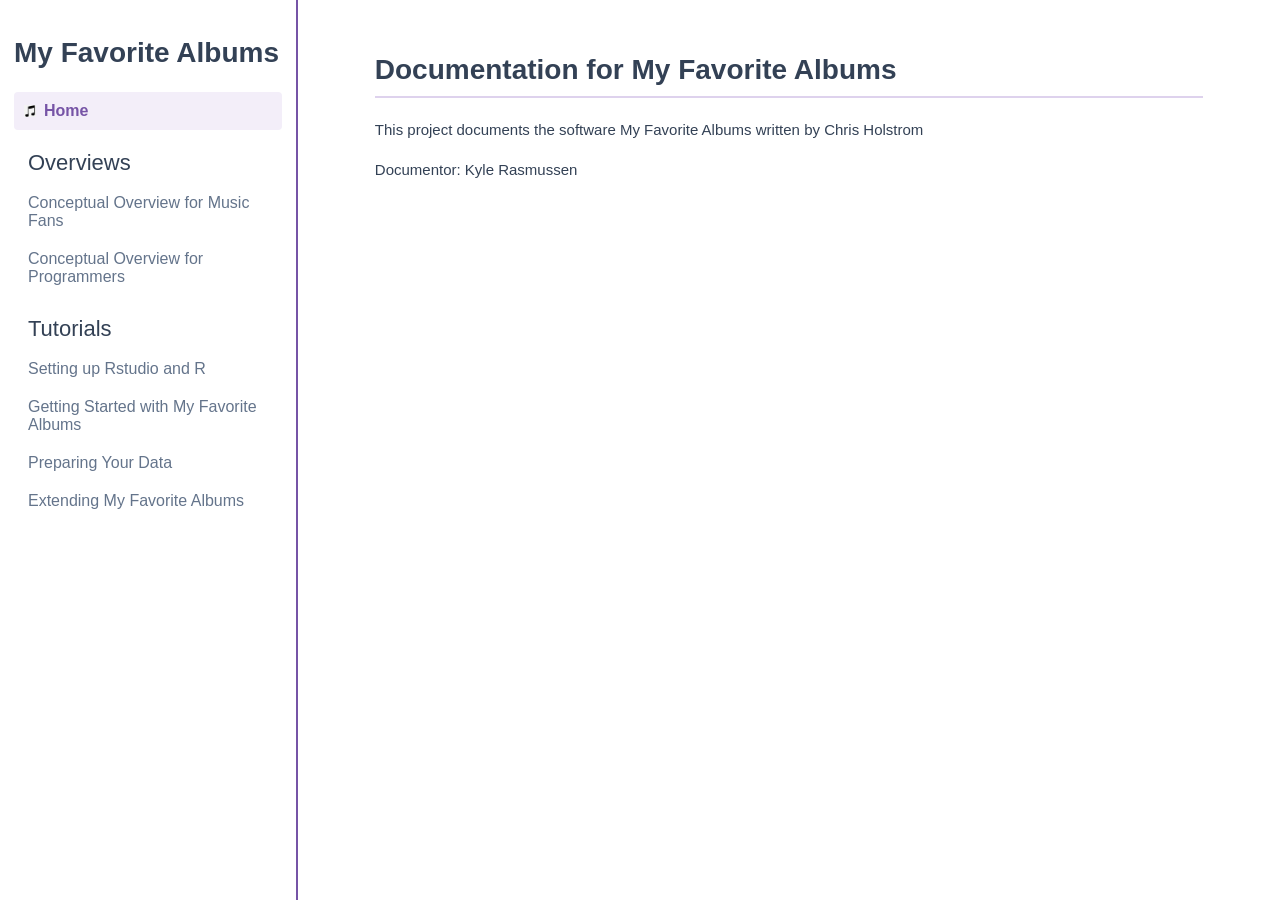
<file: My_Favorite_Albums/index.html>
<!doctype html>
<html lang="en">
  <head>
    <meta charset="UTF-8" />
    <meta name="viewport" content="width=device-width, initial-scale=1.0" />
    <title>My_Favorite_Albums</title>

    <link rel="stylesheet" href="style.css" />
    <script src="sidebar.js" defer></script>
  </head>
  <body>
    <div id="sidebar-container"></div>

    <main class="content">
      <h1>Documentation for My Favorite Albums</h1>

      <p>
        This project documents the software My Favorite Albums written by Chris
        Holstrom
      </p>

      <p>Documentor: Kyle Rasmussen</p>
    </main>
  </body>
</html>
</file>
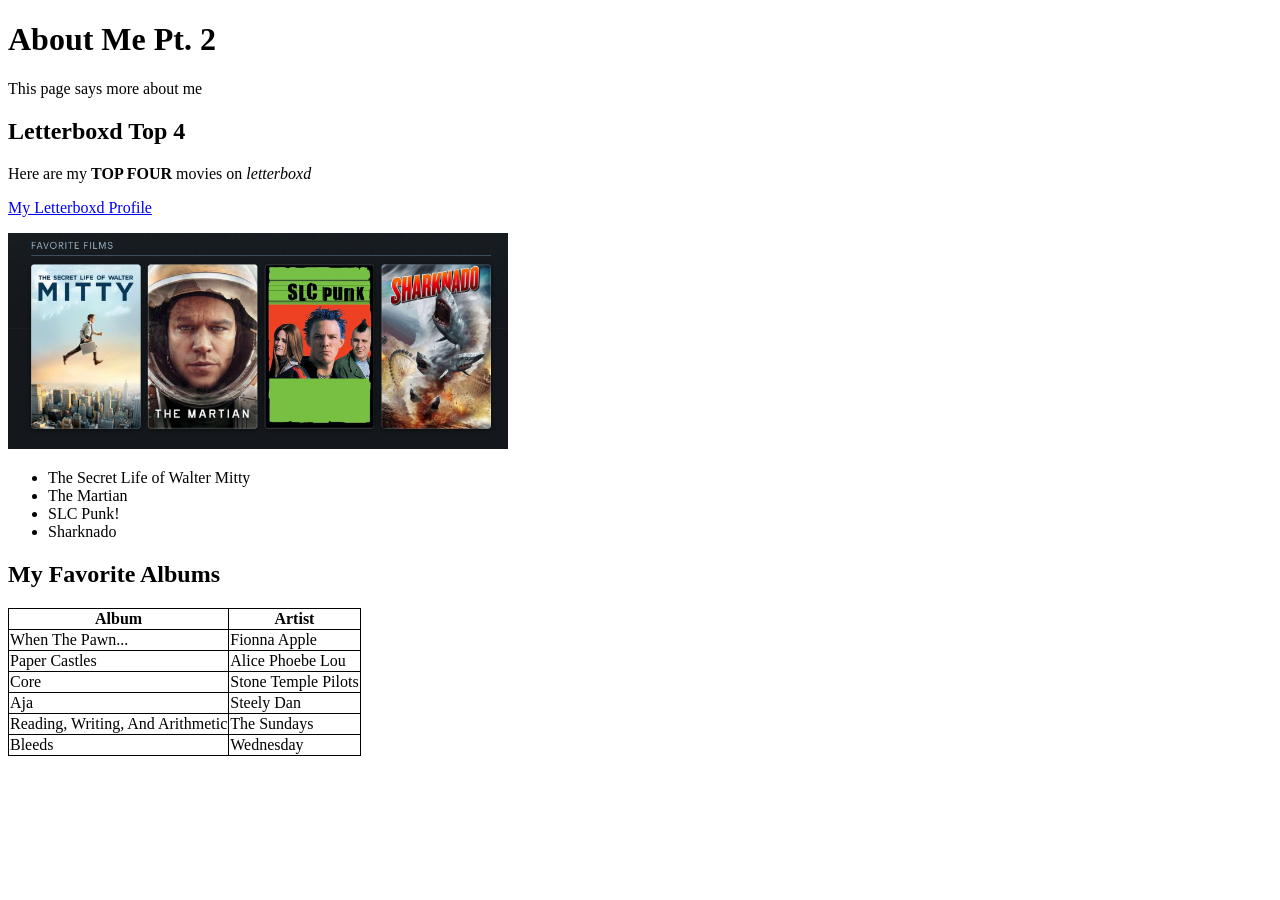
<file: About_Me.html>
<!doctype html>
<html lang="en">
  <head>
    <meta charset="UTF-8" />
    <meta name="viewport" content="width=device-width, initial-scale=1.0" />
    <title>About Me Pt. 2</title>

    <style>
      table,
      th,
      td {
        border: 1px solid black;
        border-collapse: collapse;
      }
    </style>
  </head>
  <body>
    <h1>About Me Pt. 2</h1>
    <p>This page says more about me</p>

    <h2>Letterboxd Top 4</h2>
    <p>Here are my <b>TOP FOUR</b> movies on <i>letterboxd</i></p>

    <p>
      <a href="https://letterboxd.com/kyle_rasm/">My Letterboxd Profile</a>
    </p>

    <img src="letterboxd.png" alt="letterboxd top 4" width="500" />
    <ul>
      <li>The Secret Life of Walter Mitty</li>
      <li>The Martian</li>
      <li>SLC Punk!</li>
      <li>Sharknado</li>
    </ul>
    <h2>My Favorite Albums</h2>
    <table>
      <tr>
        <th>Album</th>
        <th>Artist</th>
      </tr>
      <tr>
        <td>When The Pawn...</td>
        <td>Fionna Apple</td>
      </tr>
      <tr>
        <td>Paper Castles</td>
        <td>Alice Phoebe Lou</td>
      </tr>
      <tr>
        <td>Core</td>
        <td>Stone Temple Pilots</td>
      </tr>
      <tr>
        <td>Aja</td>
        <td>Steely Dan</td>
      </tr>
      <tr>
        <td>Reading, Writing, And Arithmetic</td>
        <td>The Sundays</td>
      </tr>
      <tr>
        <td>Bleeds</td>
        <td>Wednesday</td>
      </tr>
    </table>
  </body>
</html>
</file>
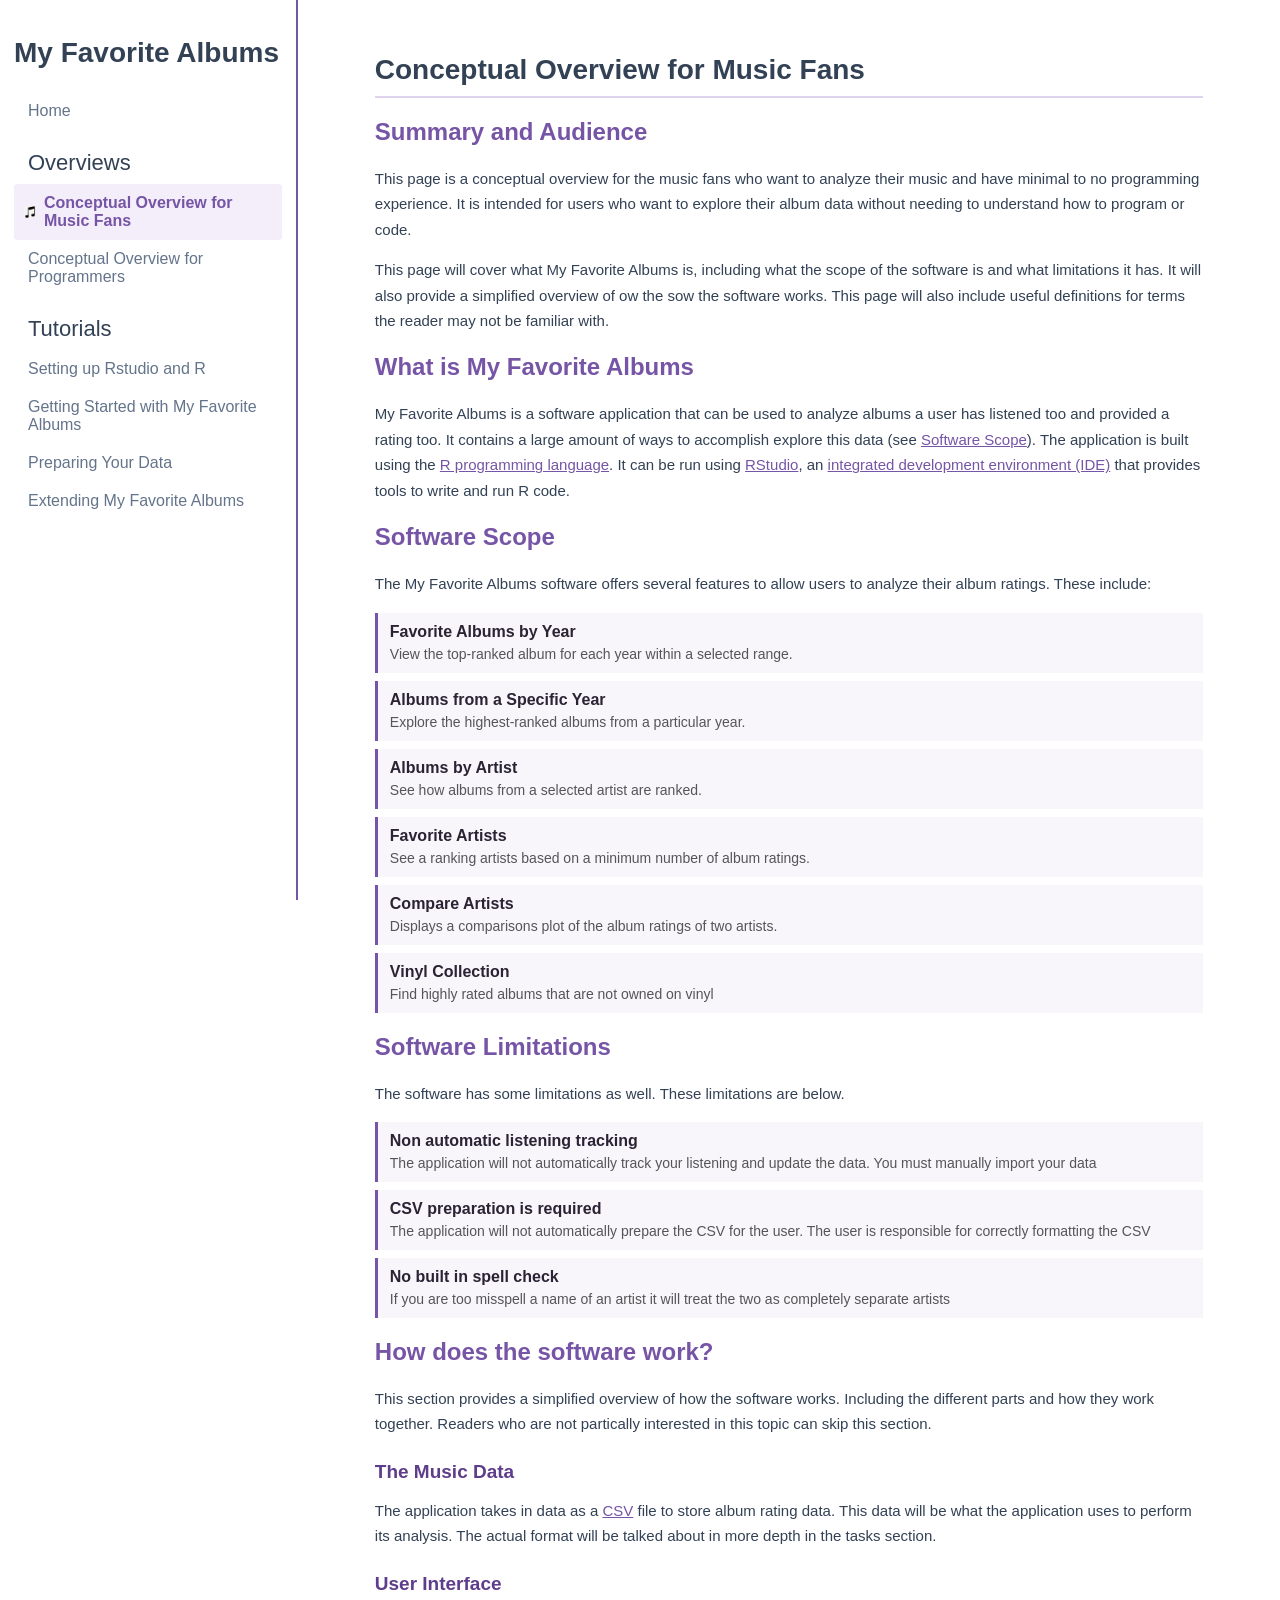
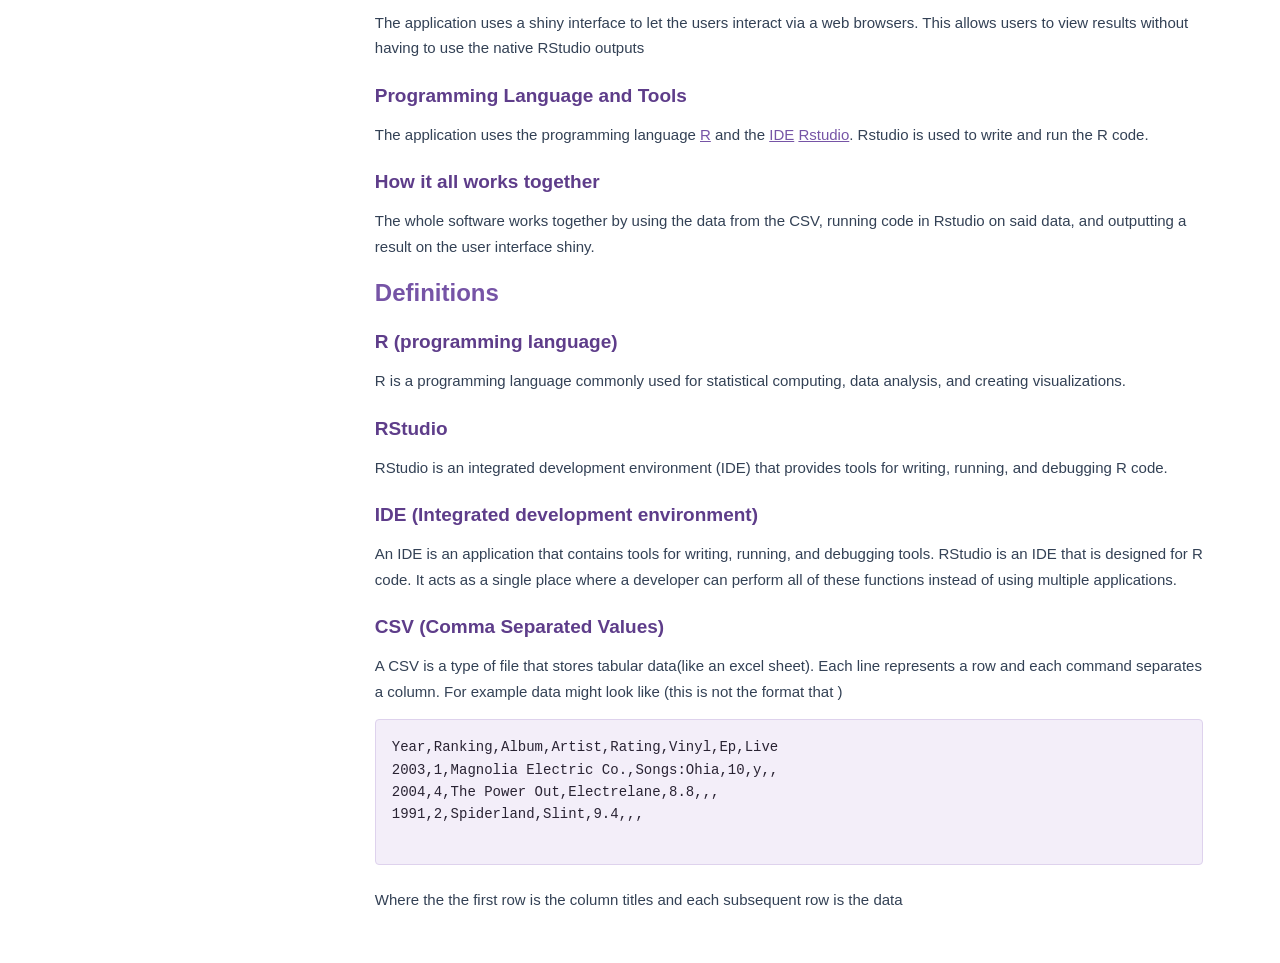
<file: My_Favorite_Albums/CO_music_fans.html>
<!doctype html>
<html lang="en">
  <head>
    <meta charset="UTF-8" />
    <meta name="viewport" content="width=device-width, initial-scale=1.0" />
    <title>Conceptual Overview for Music Fan</title>
    <link rel="stylesheet" href="style.css" />
    <script src="sidebar.js" defer></script>
  </head>
  <body>
    <div id="sidebar-container"></div>

    <main class="content">
      <h1>Conceptual Overview for Music Fans</h1>

      <h2>Summary and Audience</h2>
      <p>
        This page is a conceptual overview for the music fans who want to
        analyze their music and have minimal to no programming experience. It is
        intended for users who want to explore their album data without needing
        to understand how to program or code.
      </p>
      <p>
        This page will cover what My Favorite Albums is, including what the
        scope of the software is and what limitations it has. It will also
        provide a simplified overview of ow the sow the software works. This
        page will also include useful definitions for terms the reader may not
        be familiar with.
      </p>
      <h2>What is My Favorite Albums</h2>
      <p>
        My Favorite Albums is a software application that can be used to analyze
        albums a user has listened too and provided a rating too. It contains a
        large amount of ways to accomplish explore this data (see
        <a href="#scope">Software Scope</a>). The application is built using the
        <a href="#r">R programming language</a>. It can be run using
        <a href="#rstudio">RStudio</a>, an
        <a href="#IDE">integrated development environment (IDE)</a> that
        provides tools to write and run R code.
      </p>

      <h2 id="scope">Software Scope</h2>
      <p>
        The My Favorite Albums software offers several features to allow users
        to analyze their album ratings. These include:
      </p>
      <ul class="feature-list">
        <li>
          <strong>Favorite Albums by Year</strong>
          <span
            >View the top-ranked album for each year within a selected
            range.</span
          >
        </li>
        <li>
          <strong>Albums from a Specific Year</strong>
          <span>Explore the highest-ranked albums from a particular year.</span>
        </li>
        <li>
          <strong>Albums by Artist</strong>
          <span>See how albums from a selected artist are ranked.</span>
        </li>
        <li>
          <strong>Favorite Artists</strong>
          <span
            >See a ranking artists based on a minimum number of album
            ratings.</span
          >
        </li>
        <li>
          <strong>Compare Artists</strong>
          <span
            >Displays a comparisons plot of the album ratings of two
            artists.</span
          >
        </li>
        <li>
          <strong>Vinyl Collection</strong>
          <span>Find highly rated albums that are not owned on vinyl</span>
        </li>
      </ul>
      <h2 id="scope">Software Limitations</h2>
      <p>
        The software has some limitations as well. These limitations are below.
      </p>
      <ul class="feature-list">
        <li>
          <strong>Non automatic listening tracking</strong>
          <span
            >The application will not automatically track your listening and
            update the data. You must manually import your data</span
          >
        </li>
        <li>
          <strong>CSV preparation is required</strong>
          <span
            >The application will not automatically prepare the CSV for the
            user. The user is responsible for correctly formatting the CSV</span
          >
        </li>
        <li>
          <strong>No built in spell check</strong>
          <span
            >If you are too misspell a name of an artist it will treat the two
            as completely separate artists</span
          >
        </li>
      </ul>
      <h2>How does the software work?</h2>
      <p>
        This section provides a simplified overview of how the software works.
        Including the different parts and how they work together. Readers who
        are not partically interested in this topic can skip this section.
      </p>
      <h3>The Music Data</h3>
      <p>
        The application takes in data as a <a href="#CSV">CSV</a> file to store
        album rating data. This data will be what the application uses to
        perform its analysis. The actual format will be talked about in more
        depth in the tasks section.
      </p>
      <h3>User Interface</h3>
      <p>
        The application uses a shiny interface to let the users interact via a
        web browsers. This allows users to view results without having to use
        the native RStudio outputs
      </p>
      <h3>Programming Language and Tools</h3>
      <p>
        The application uses the programming language <a href="#R">R</a> and the
        <a href="#IDE">IDE</a> <a href="#RStudio">Rstudio</a>. Rstudio is used
        to write and run the R code.
      </p>
      <h3>How it all works together</h3>
      <p>
        The whole software works together by using the data from the CSV,
        running code in Rstudio on said data, and outputting a result on the
        user interface shiny.
      </p>

      <h2>Definitions</h2>

      <h3 id="r">R (programming language)</h3>
      <p>
        R is a programming language commonly used for statistical computing,
        data analysis, and creating visualizations.
      </p>

      <h3 id="rstudio">RStudio</h3>
      <p>
        RStudio is an integrated development environment (IDE) that provides
        tools for writing, running, and debugging R code.
      </p>

      <h3 id="IDE">IDE (Integrated development environment)</h3>
      <p>
        An IDE is an application that contains tools for writing, running, and
        debugging tools. RStudio is an IDE that is designed for R code. It acts
        as a single place where a developer can perform all of these functions
        instead of using multiple applications.
      </p>

      <h3 id="CSV">CSV (Comma Separated Values)</h3>
      <p>
        A CSV is a type of file that stores tabular data(like an excel sheet).
        Each line represents a row and each command separates a column. For
        example data might look like (this is not the format that )
      </p>
      <pre
        class="csv-example"
      ><code>Year,Ranking,Album,Artist,Rating,Vinyl,Ep,Live
2003,1,Magnolia Electric Co.,Songs:Ohia,10,y,,
2004,4,The Power Out,Electrelane,8.8,,,
1991,2,Spiderland,Slint,9.4,,,
      </code></pre>
      <p>
        Where the the first row is the column titles and each subsequent row is
        the data
      </p>
    </main>
  </body>
</html>
</file>
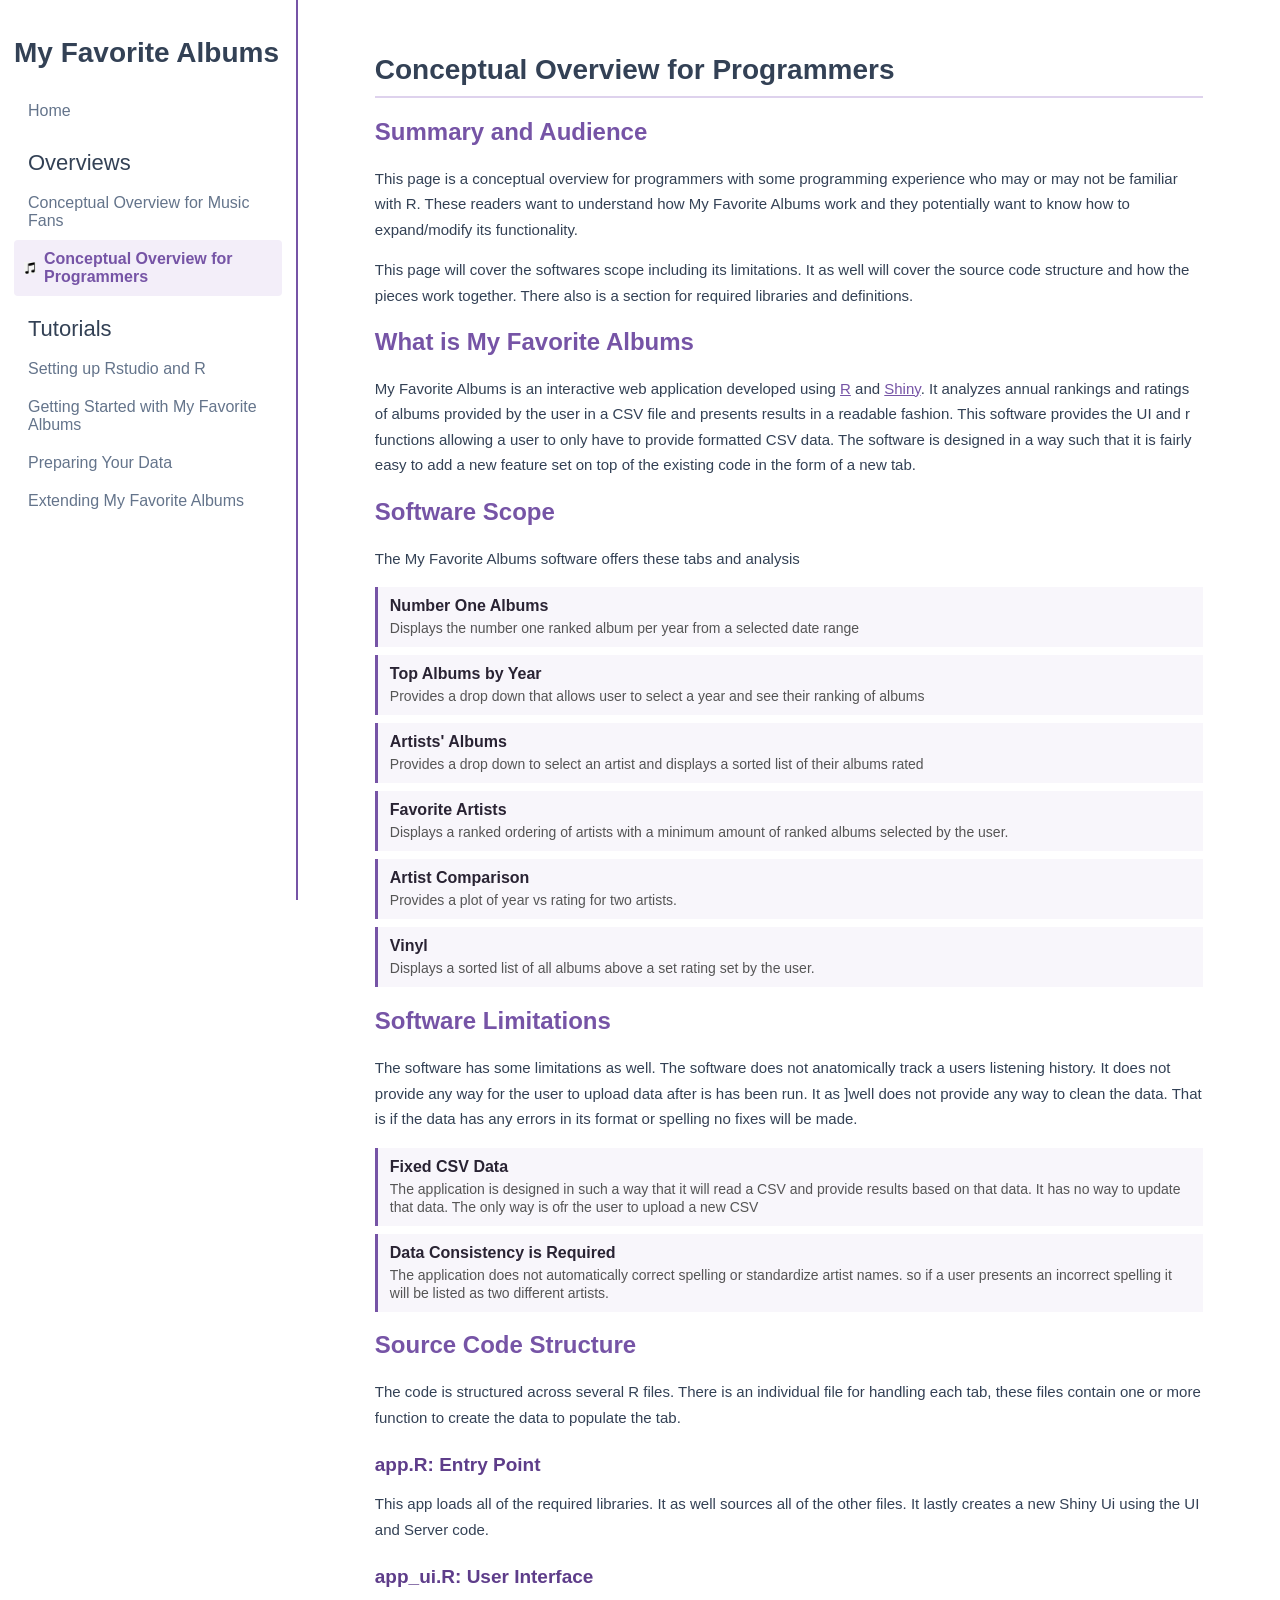
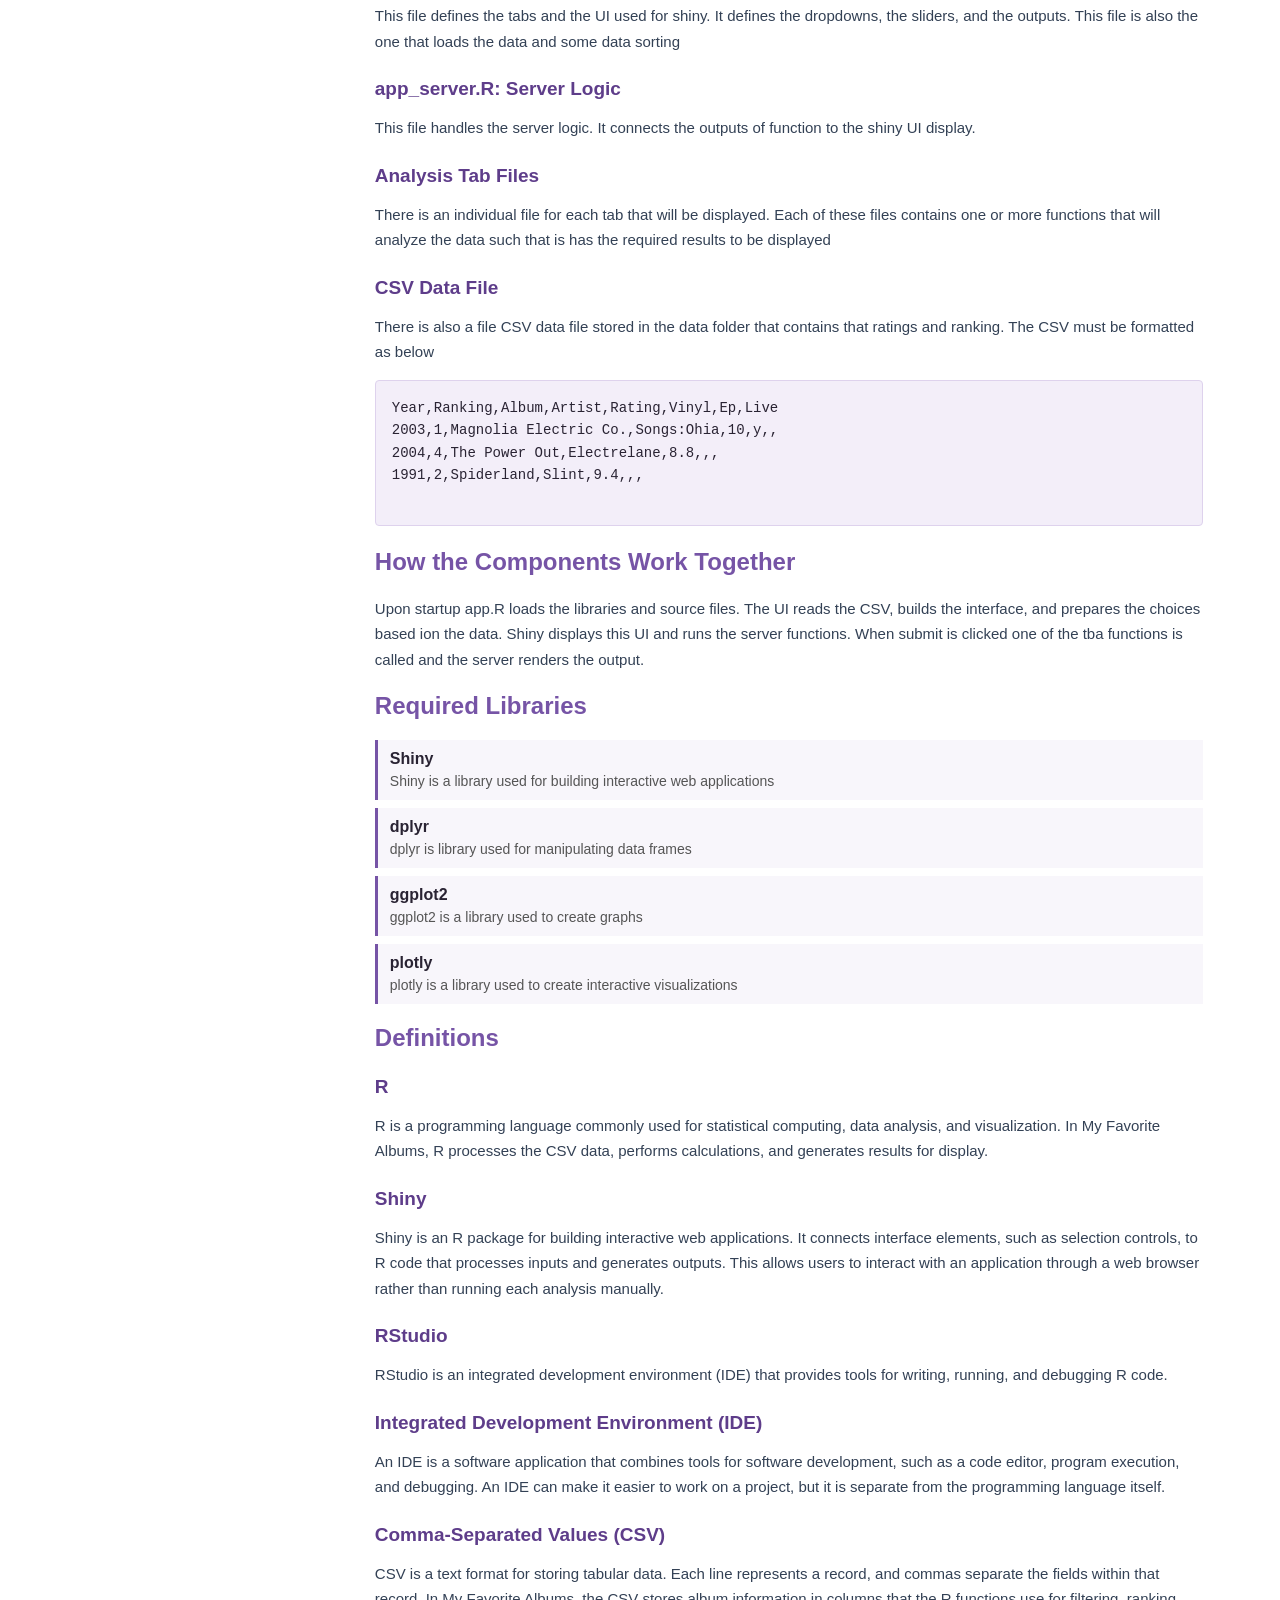
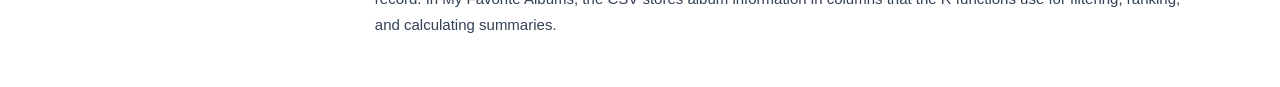
<file: My_Favorite_Albums/CO_programmers.html>
<!doctype html>
<html lang="en">
  <head>
    <meta charset="UTF-8" />
    <meta name="viewport" content="width=device-width, initial-scale=1.0" />
    <title>Conceptual Overview for Programmers</title>
    <link rel="stylesheet" href="style.css" />
    <script src="sidebar.js" defer></script>
  </head>
  <body>
    <div id="sidebar-container"></div>

    <main class="content">
      <h1>Conceptual Overview for Programmers</h1>

      <h2>Summary and Audience</h2>
      <p>
        This page is a conceptual overview for programmers with some programming
        experience who may or may not be familiar with R. These readers want to
        understand how My Favorite Albums work and they potentially want to know
        how to expand/modify its functionality.
      </p>
      <p>
        This page will cover the softwares scope including its limitations. It
        as well will cover the source code structure and how the pieces work
        together. There also is a section for required libraries and
        definitions.
      </p>
      <h2>What is My Favorite Albums</h2>
      <p>
        My Favorite Albums is an interactive web application developed using
        <a href="R">R</a> and <a href="Shiny">Shiny</a>. It analyzes annual
        rankings and ratings of albums provided by the user in a CSV file and
        presents results in a readable fashion. This software provides the UI
        and r functions allowing a user to only have to provide formatted CSV
        data. The software is designed in a way such that it is fairly easy to
        add a new feature set on top of the existing code in the form of a new
        tab.
      </p>

      <h2 id="scope">Software Scope</h2>
      <p>The My Favorite Albums software offers these tabs and analysis</p>
      <ul class="feature-list">
        <li>
          <strong>Number One Albums</strong>
          <span
            >Displays the number one ranked album per year from a selected date
            range</span
          >
        </li>
        <li>
          <strong>Top Albums by Year</strong>
          <span
            >Provides a drop down that allows user to select a year and see
            their ranking of albums</span
          >
        </li>
        <li>
          <strong>Artists' Albums</strong>
          <span
            >Provides a drop down to select an artist and displays a sorted list
            of their albums rated</span
          >
        </li>
        <li>
          <strong>Favorite Artists</strong>
          <span
            >Displays a ranked ordering of artists with a minimum amount of
            ranked albums selected by the user.</span
          >
        </li>
        <li>
          <strong>Artist Comparison</strong>
          <span>Provides a plot of year vs rating for two artists.</span>
        </li>
        <li>
          <strong>Vinyl</strong>
          <span
            >Displays a sorted list of all albums above a set rating set by the
            user.</span
          >
        </li>
      </ul>
      <h2 id="scope">Software Limitations</h2>
      <p>
        The software has some limitations as well. The software does not
        anatomically track a users listening history. It does not provide any
        way for the user to upload data after is has been run. It as ]well does
        not provide any way to clean the data. That is if the data has any
        errors in its format or spelling no fixes will be made.
      </p>
      <ul class="feature-list">
        <li>
          <strong>Fixed CSV Data</strong>
          <span
            >The application is designed in such a way that it will read a CSV
            and provide results based on that data. It has no way to update that
            data. The only way is ofr the user to upload a new CSV</span
          >
        </li>
        <li>
          <strong>Data Consistency is Required</strong>
          <span
            >The application does not automatically correct spelling or
            standardize artist names. so if a user presents an incorrect
            spelling it will be listed as two different artists.</span
          >
        </li>
      </ul>

      <h2>Source Code Structure</h2>
      <p>
        The code is structured across several R files. There is an individual
        file for handling each tab, these files contain one or more function to
        create the data to populate the tab.
      </p>
      <h3>app.R: Entry Point</h3>
      <p>
        This app loads all of the required libraries. It as well sources all of
        the other files. It lastly creates a new Shiny Ui using the UI and
        Server code.
      </p>
      <h3>app_ui.R: User Interface</h3>
      <p>
        This file defines the tabs and the UI used for shiny. It defines the
        dropdowns, the sliders, and the outputs. This file is also the one that
        loads the data and some data sorting
      </p>
      <h3>app_server.R: Server Logic</h3>
      <p>
        This file handles the server logic. It connects the outputs of function
        to the shiny UI display.
      </p>
      <h3>Analysis Tab Files</h3>
      <p>
        There is an individual file for each tab that will be displayed. Each of
        these files contains one or more functions that will analyze the data
        such that is has the required results to be displayed
      </p>
      <h3>CSV Data File</h3>
      <p>
        There is also a file CSV data file stored in the data folder that
        contains that ratings and ranking. The CSV must be formatted as below
      </p>
      <pre
        class="csv-example"
      ><code>Year,Ranking,Album,Artist,Rating,Vinyl,Ep,Live
2003,1,Magnolia Electric Co.,Songs:Ohia,10,y,,
2004,4,The Power Out,Electrelane,8.8,,,
1991,2,Spiderland,Slint,9.4,,,
      </code></pre>
      <h2>How the Components Work Together</h2>
      <p>
        Upon startup app.R loads the libraries and source files. The UI reads
        the CSV, builds the interface, and prepares the choices based ion the
        data. Shiny displays this UI and runs the server functions. When submit
        is clicked one of the tba functions is called and the server renders the
        output.
      </p>
      <h2>Required Libraries</h2>
      <ul class="feature-list">
        <li>
          <strong>Shiny</strong>
          <span
            >Shiny is a library used for building interactive web
            applications</span
          >
        </li>
        <li>
          <strong>dplyr</strong>
          <span>dplyr is library used for manipulating data frames</span>
        </li>
        <li>
          <strong>ggplot2</strong>
          <span>ggplot2 is a library used to create graphs</span>
        </li>
        <li>
          <strong>plotly</strong>
          <span
            >plotly is a library used to create interactive visualizations</span
          >
        </li>
      </ul>

      <h2>Definitions</h2>

      <h3 id="r">R</h3>
      <p>
        R is a programming language commonly used for statistical computing,
        data analysis, and visualization. In My Favorite Albums, R processes the
        CSV data, performs calculations, and generates results for display.
      </p>

      <h3 id="shiny">Shiny</h3>
      <p>
        Shiny is an R package for building interactive web applications. It
        connects interface elements, such as selection controls, to R code that
        processes inputs and generates outputs. This allows users to interact
        with an application through a web browser rather than running each
        analysis manually.
      </p>

      <h3 id="rstudio">RStudio</h3>
      <p>
        RStudio is an integrated development environment (IDE) that provides
        tools for writing, running, and debugging R code.
      </p>

      <h3 id="ide">Integrated Development Environment (IDE)</h3>
      <p>
        An IDE is a software application that combines tools for software
        development, such as a code editor, program execution, and debugging. An
        IDE can make it easier to work on a project, but it is separate from the
        programming language itself.
      </p>

      <h3 id="csv">Comma-Separated Values (CSV)</h3>
      <p>
        CSV is a text format for storing tabular data. Each line represents a
        record, and commas separate the fields within that record. In My
        Favorite Albums, the CSV stores album information in columns that the R
        functions use for filtering, ranking, and calculating summaries.
      </p>
    </main>
  </body>
</html>
</file>
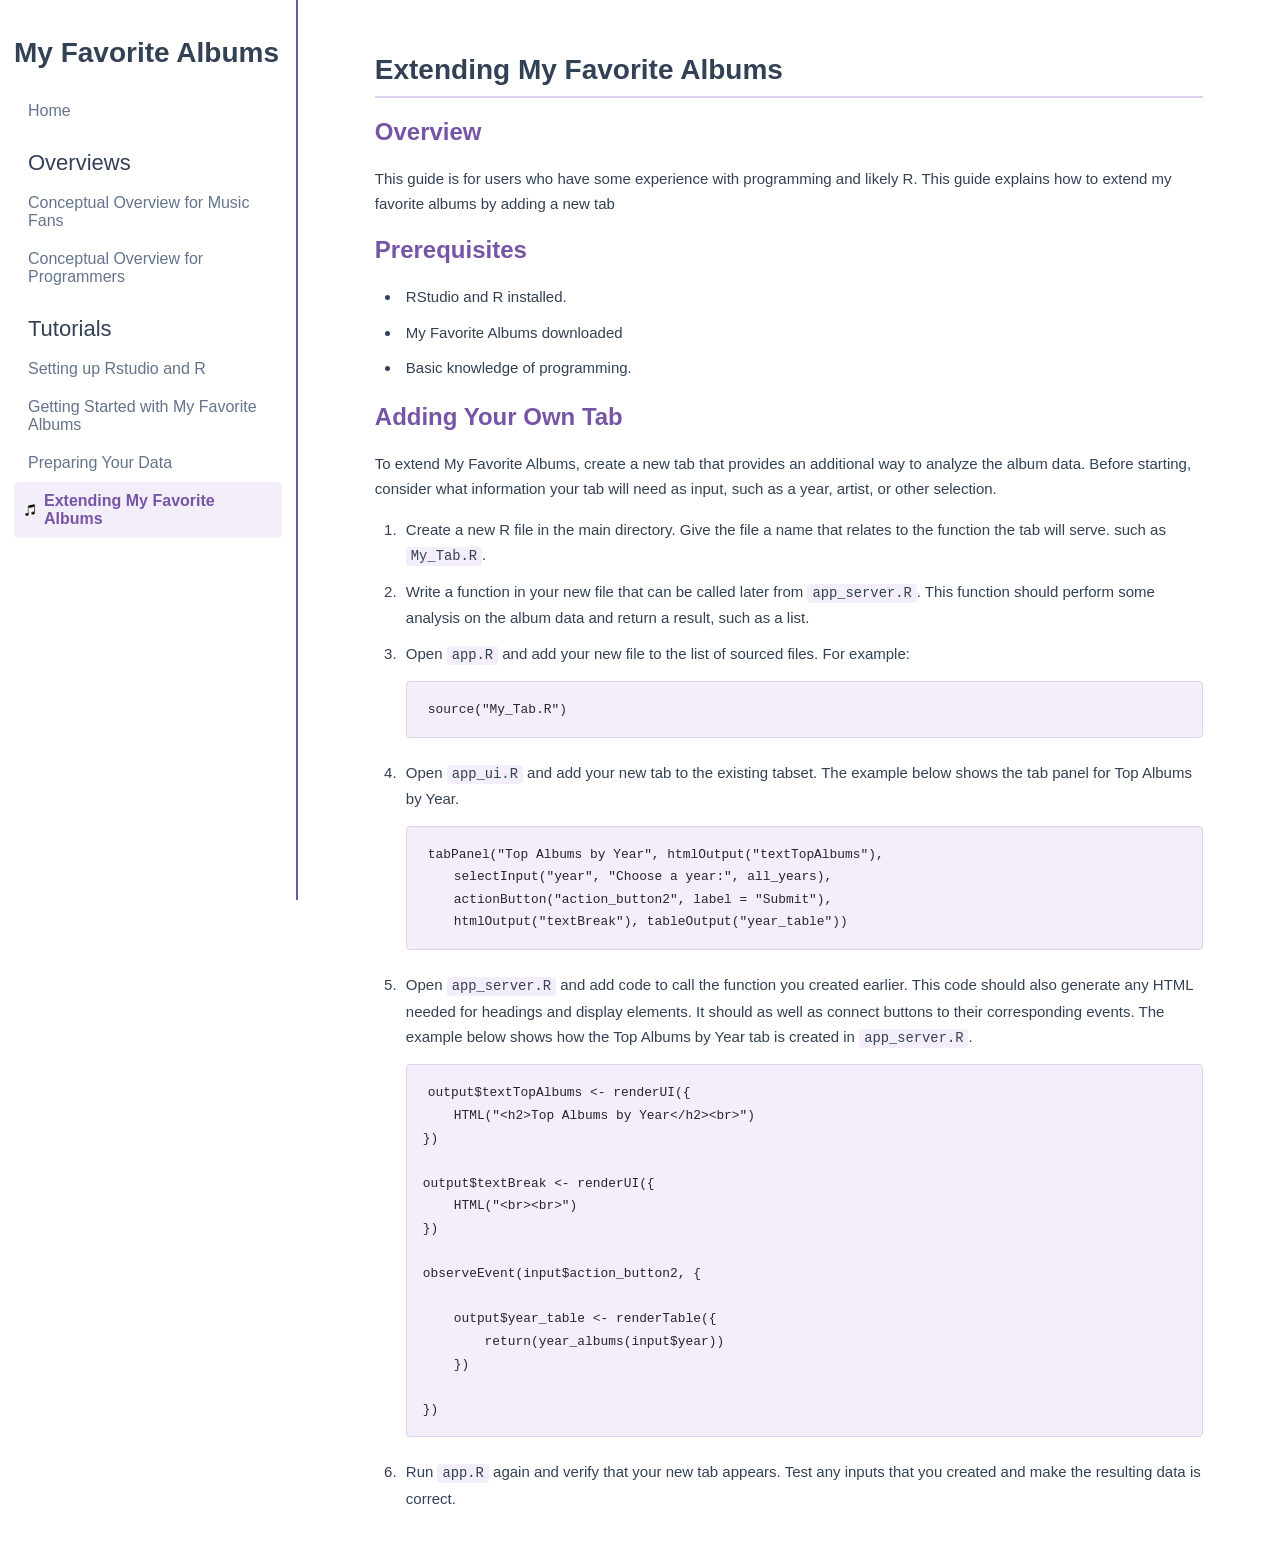
<file: My_Favorite_Albums/Extending_MFA.html>
<!doctype html>
<html lang="en">
  <head>
    <meta charset="UTF-8" />
    <meta name="viewport" content="width=device-width, initial-scale=1.0" />
    <title>Extending My Favorite Albums</title>
    <link rel="stylesheet" href="style.css" />
    <script src="sidebar.js" defer></script>
  </head>
  <body>
    <div id="sidebar-container"></div>

    <main class="content">
      <h1>Extending My Favorite Albums</h1>

      <h2>Overview</h2>
      <p>
        This guide is for users who have some experience with programming and
        likely R. This guide explains how to extend my favorite albums by adding
        a new tab
      </p>

      <h2>Prerequisites</h2>
      <ul>
        <li>RStudio and R installed.</li>
        <li>My Favorite Albums downloaded</li>
        <li>Basic knowledge of programming.</li>
      </ul>

      <h2>Adding Your Own Tab</h2>
      <p>
        To extend My Favorite Albums, create a new tab that provides an
        additional way to analyze the album data. Before starting, consider what
        information your tab will need as input, such as a year, artist, or
        other selection.
      </p>

      <ol>
        <li>
          Create a new R file in the main directory. Give the file a name that
          relates to the function the tab will serve. such as
          <code>My_Tab.R</code>.
        </li>

        <li>
          Write a function in your new file that can be called later from
          <code>app_server.R</code>. This function should perform some analysis
          on the album data and return a result, such as a list.
        </li>

        <li>
          Open <code>app.R</code> and add your new file to the list of sourced
          files. For example:

          <pre class="code-example"><code>source("My_Tab.R")</code></pre>
        </li>

        <li>
          Open <code>app_ui.R</code> and add your new tab to the existing
          tabset. The example below shows the tab panel for Top Albums by Year.

          <pre
            class="code-example"
          ><code>tabPanel("Top Albums by Year", htmlOutput("textTopAlbums"),
    selectInput("year", "Choose a year:", all_years),
    actionButton("action_button2", label = "Submit"),
    htmlOutput("textBreak"), tableOutput("year_table"))</code></pre>
        </li>

        <li>
          Open <code>app_server.R</code> and add code to call the function you
          created earlier. This code should also generate any HTML needed for
          headings and display elements. It should as well as connect buttons to
          their corresponding events. The example below shows how the Top Albums
          by Year tab is created in <code>app_server.R</code>.

          <pre class="code-example"><code>output$textTopAlbums &lt;- renderUI({
    HTML("&lt;h2&gt;Top Albums by Year&lt;/h2&gt;&lt;br&gt;")
})

output$textBreak &lt;- renderUI({
    HTML("&lt;br&gt;&lt;br&gt;")
})

observeEvent(input$action_button2, {

    output$year_table &lt;- renderTable({
        return(year_albums(input$year))
    })

})</code></pre>
        </li>

        <li>
          Run <code>app.R</code> again and verify that your new tab appears.
          Test any inputs that you created and make the resulting data is
          correct.
        </li>
      </ol>
    </main>
  </body>
</html>
</file>
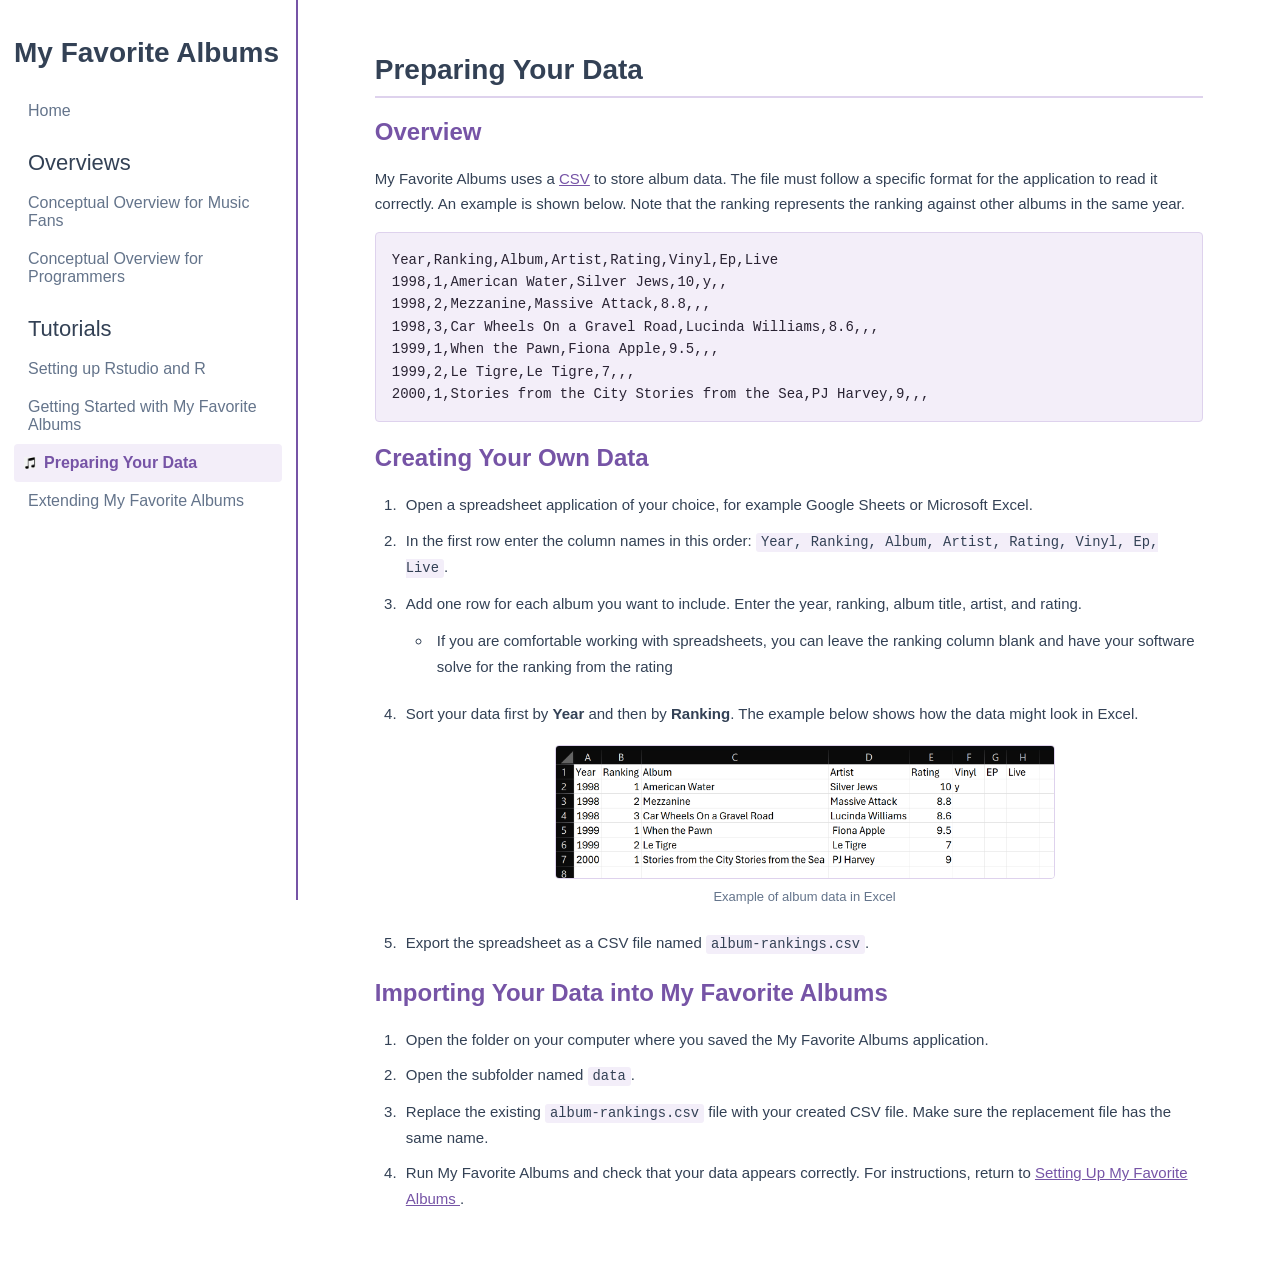
<file: My_Favorite_Albums/Preparing_Your_Data.html>
<!doctype html>
<html lang="en">
  <head>
    <meta charset="UTF-8" />
    <meta name="viewport" content="width=device-width, initial-scale=1.0" />
    <title>Preparing Your Data</title>
    <link rel="stylesheet" href="style.css" />
    <script src="sidebar.js" defer></script>
  </head>
  <body>
    <div id="sidebar-container"></div>

    <main class="content">
      <h1>Preparing Your Data</h1>

      <h2>Overview</h2>
      <p>
        My Favorite Albums uses a
        <a href="CO_music_fans.html#CSV">CSV</a>
        to store album data. The file must follow a specific format for the
        application to read it correctly. An example is shown below. Note that
        the ranking represents the ranking against other albums in the same
        year.
      </p>

      <pre
        class="csv-example"
      ><code>Year,Ranking,Album,Artist,Rating,Vinyl,Ep,Live
1998,1,American Water,Silver Jews,10,y,,
1998,2,Mezzanine,Massive Attack,8.8,,,
1998,3,Car Wheels On a Gravel Road,Lucinda Williams,8.6,,,
1999,1,When the Pawn,Fiona Apple,9.5,,,
1999,2,Le Tigre,Le Tigre,7,,,
2000,1,Stories from the City Stories from the Sea,PJ Harvey,9,,,
</code></pre>

      <h2>Creating Your Own Data</h2>
      <ol>
        <li>
          Open a spreadsheet application of your choice, for example Google
          Sheets or Microsoft Excel.
        </li>
        <li>
          In the first row enter the column names in this order:
          <code>Year, Ranking, Album, Artist, Rating, Vinyl, Ep, Live</code>.
        </li>
        <li>
          Add one row for each album you want to include. Enter the year,
          ranking, album title, artist, and rating.
          <ul>
            <li>
              If you are comfortable working with spreadsheets, you can leave
              the ranking column blank and have your software solve for the
              ranking from the rating
            </li>
          </ul>
        </li>
        <li>
          Sort your data first by <strong>Year</strong> and then by
          <strong>Ranking</strong>. The example below shows how the data might
          look in Excel.
          <figure>
            <img src="assets/excel.png" style="width: 500px; height: auto" />
            <figcaption>Example of album data in Excel</figcaption>
          </figure>
        </li>
        <li>
          Export the spreadsheet as a CSV file named
          <code>album-rankings.csv</code>.
        </li>
      </ol>

      <h2>Importing Your Data into My Favorite Albums</h2>
      <ol>
        <li>
          Open the folder on your computer where you saved the My Favorite
          Albums application.
        </li>
        <li>Open the subfolder named <code>data</code>.</li>
        <li>
          Replace the existing <code>album-rankings.csv</code> file with your
          created CSV file. Make sure the replacement file has the same name.
        </li>
        <li>
          Run My Favorite Albums and check that your data appears correctly. For
          instructions, return to
          <a href="Setting_Up_My_Fav_Albums.html#Running">
            Setting Up My Favorite Albums </a
          >.
        </li>
      </ol>
    </main>
  </body>
</html>
</file>
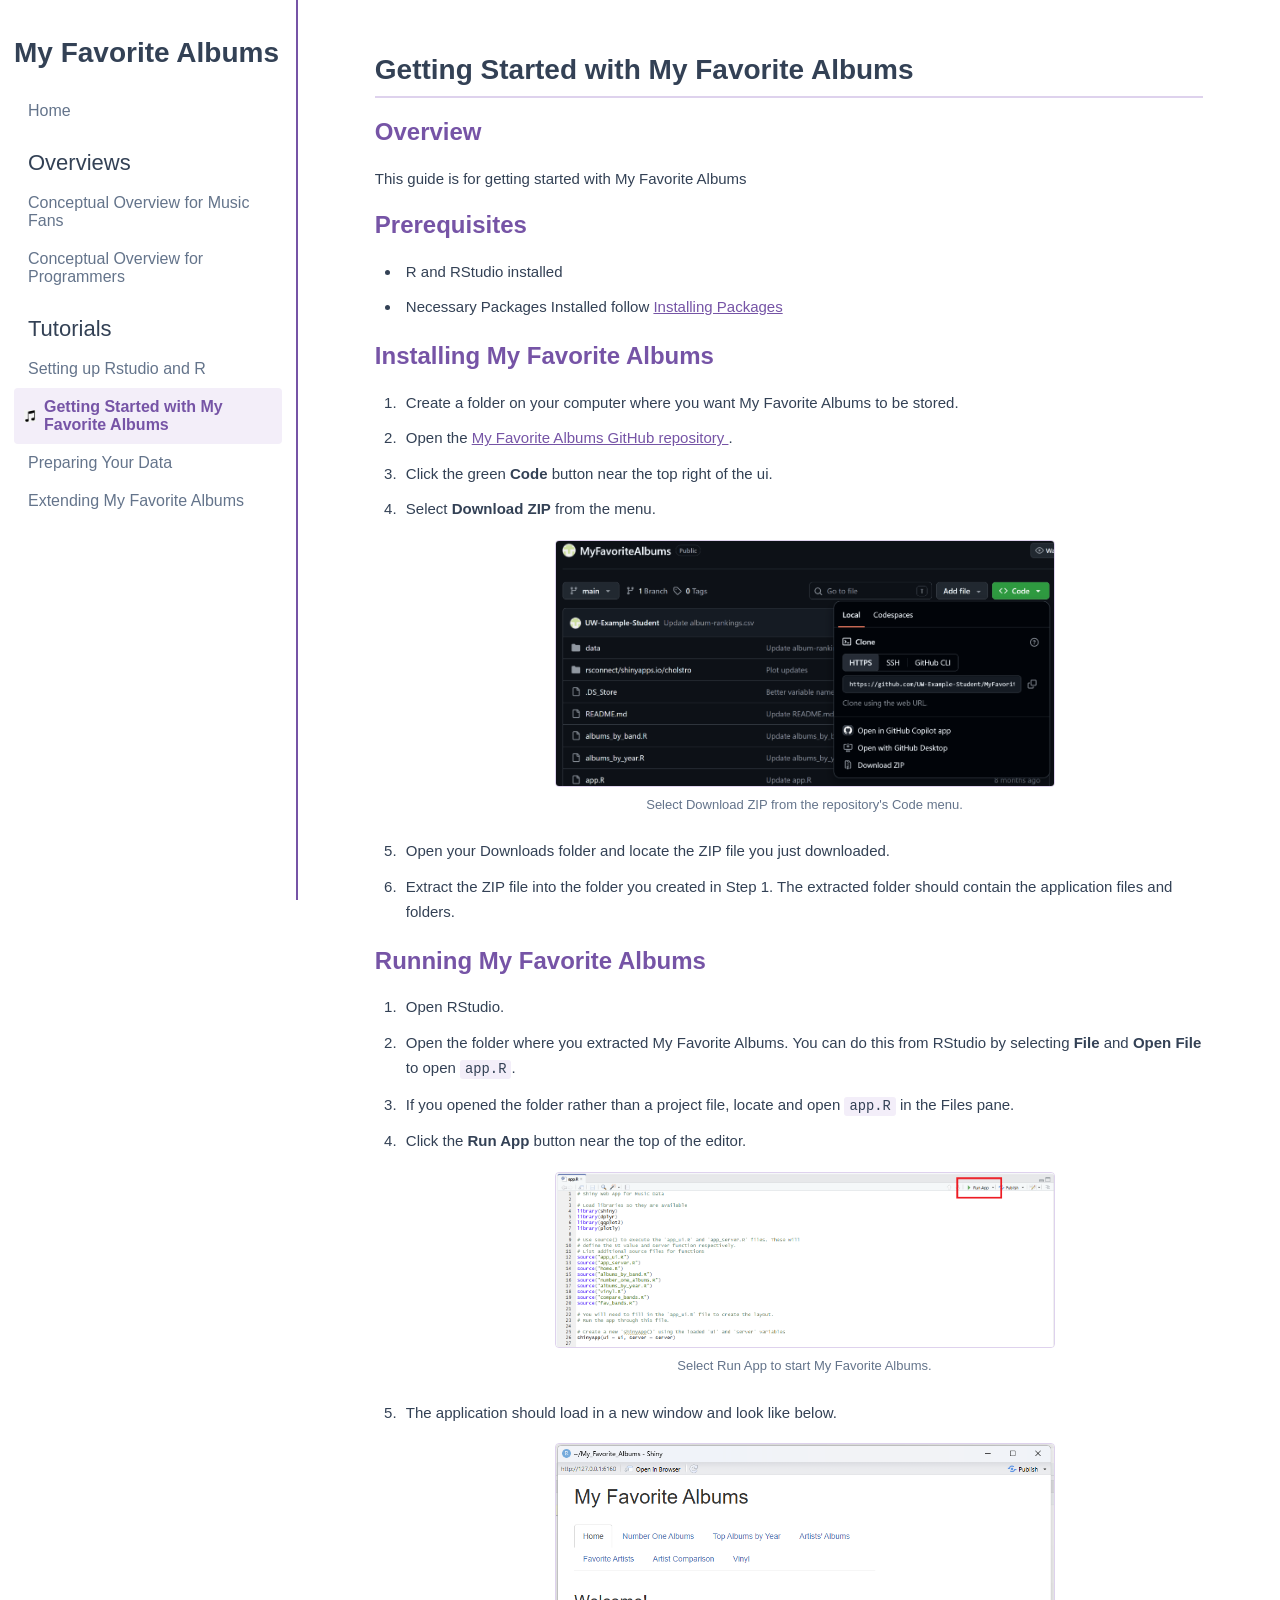
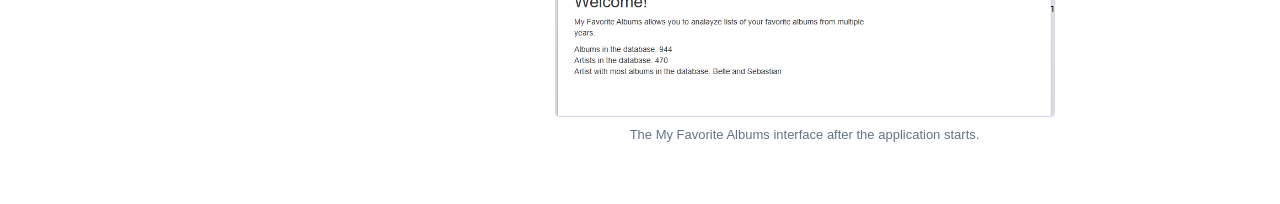
<file: My_Favorite_Albums/Setting_Up_My_Fav_Albums.html>
<!doctype html>
<html lang="en">
  <head>
    <meta charset="UTF-8" />
    <meta name="viewport" content="width=device-width, initial-scale=1.0" />
    <title>Conceptual Overview for Music Fan</title>
    <link rel="stylesheet" href="style.css" />
    <script src="sidebar.js" defer></script>
  </head>
  <body>
    <div id="sidebar-container"></div>

    <main class="content">
      <h1>Getting Started with My Favorite Albums</h1>

      <h2>Overview</h2>
      <p>This guide is for getting started with My Favorite Albums</p>
      <h2>Prerequisites</h2>
      <ul>
        <li>R and RStudio installed</li>
        <li>
          Necessary Packages Installed follow
          <a href="Setting_Up_R.html#packages">Installing Packages</a>
        </li>
      </ul>
      <h2>Installing My Favorite Albums</h2>
      <ol>
        <li>
          Create a folder on your computer where you want My Favorite Albums to
          be stored.
        </li>
        <li>
          Open the
          <a href="https://github.com/UW-Example-Student/MyFavoriteAlbums">
            My Favorite Albums GitHub repository </a
          >.
        </li>
        <li>
          Click the green <strong>Code</strong> button near the top right of the
          ui.
        </li>
        <li>
          Select <strong>Download ZIP</strong> from the menu.
          <figure>
            <img src="assets/github.png" style="width: 500px; height: auto" />
            <figcaption>
              Select Download ZIP from the repository's Code menu.
            </figcaption>
          </figure>
        </li>

        <li>
          Open your Downloads folder and locate the ZIP file you just
          downloaded.
        </li>
        <li>
          Extract the ZIP file into the folder you created in Step 1. The
          extracted folder should contain the application files and folders.
        </li>
      </ol>

      <h2 id="Running">Running My Favorite Albums</h2>
      <ol>
        <li>Open RStudio.</li>
        <li>
          Open the folder where you extracted My Favorite Albums. You can do
          this from RStudio by selecting <strong>File</strong> and
          <strong>Open File</strong> to open <code>app.R</code>.
        </li>
        <li>
          If you opened the folder rather than a project file, locate and open
          <code>app.R</code> in the Files pane.
        </li>
        <li>
          Click the <strong>Run App</strong> button near the top of the editor.
          <figure>
            <img
              src="assets/run.png"
              style="width: 500px; height: auto"
              alt="RStudio editor showing app.R and the Run App button"
            />
            <figcaption>Select Run App to start My Favorite Albums.</figcaption>
          </figure>
        </li>
        <li>
          The application should load in a new window and look like below.
          <figure>
            <img
              src="assets/shiny.png"
              style="width: 500px; height: auto"
              alt="My Favorite Albums running in its Shiny interface"
            />
            <figcaption>
              The My Favorite Albums interface after the application starts.
            </figcaption>
          </figure>
        </li>
      </ol>
    </main>
  </body>
</html>
</file>
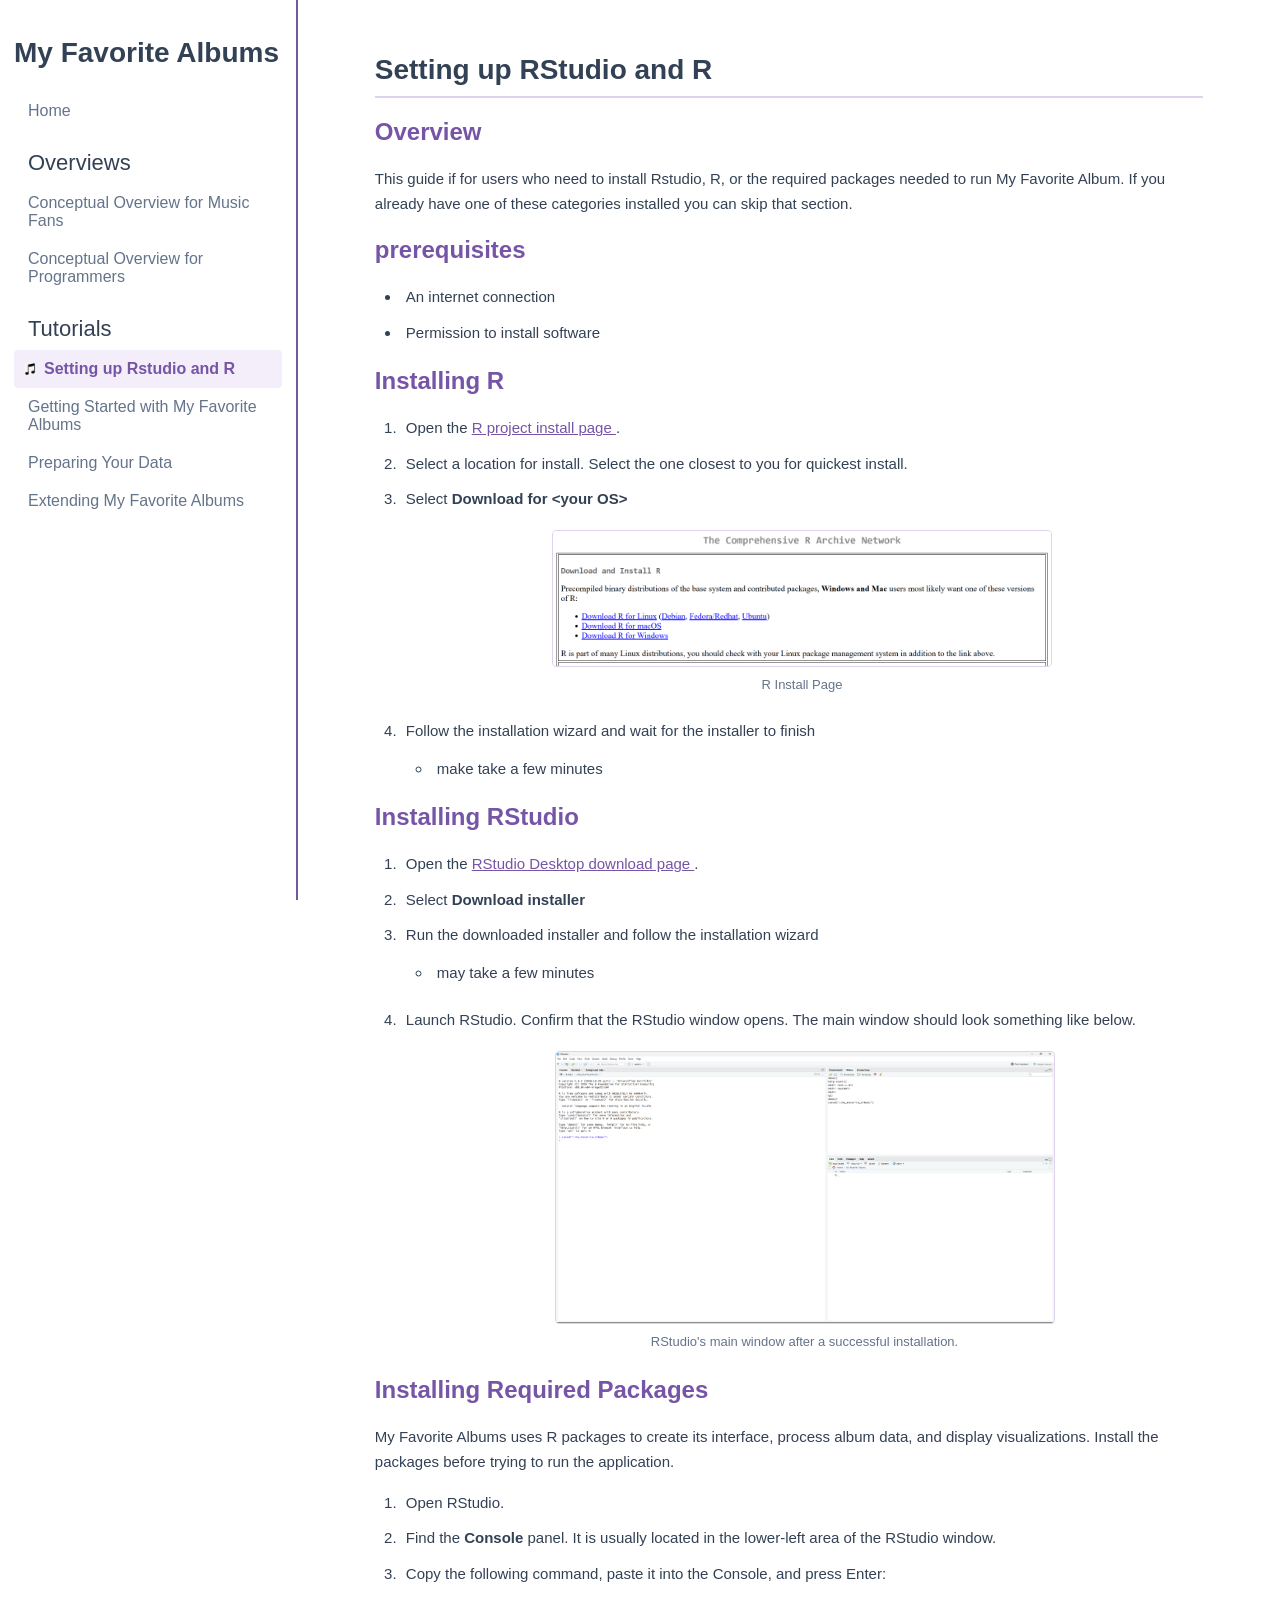
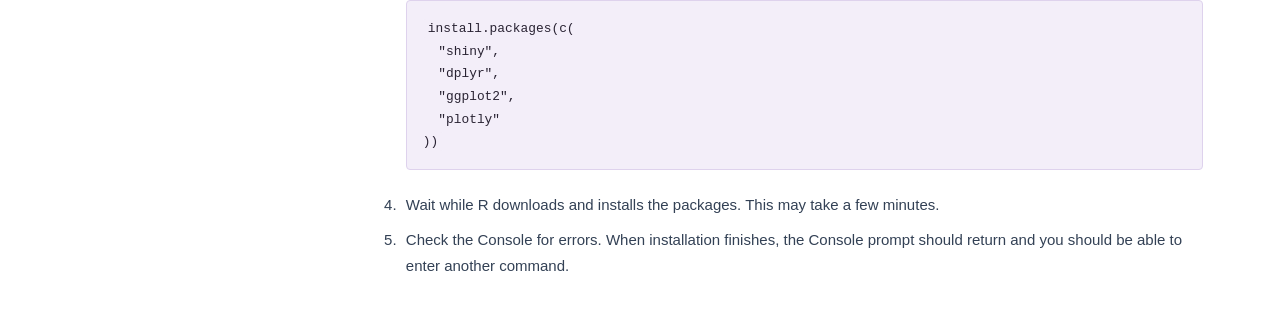
<file: My_Favorite_Albums/Setting_Up_R.html>
<!doctype html>
<html lang="en">
  <head>
    <meta charset="UTF-8" />
    <meta name="viewport" content="width=device-width, initial-scale=1.0" />
    <title>Conceptual Overview for Music Fan</title>
    <link rel="stylesheet" href="style.css" />
    <script src="sidebar.js" defer></script>
  </head>
  <body>
    <div id="sidebar-container"></div>

    <main class="content">
      <h1>Setting up RStudio and R</h1>
      <h2>Overview</h2>
      <p>
        This guide if for users who need to install Rstudio, R, or the required
        packages needed to run My Favorite Album. If you already have one of
        these categories installed you can skip that section.
      </p>
      <h2>prerequisites</h2>
      <ul>
        <li>An internet connection</li>
        <li>Permission to install software</li>
      </ul>

      <h2>Installing R</h2>
      <ol>
        <li>
          Open the
          <a href="https://cran.r-project.org/mirrors.html">
            R project install page </a
          >.
        </li>
        <li>
          Select a location for install. Select the one closest to you for
          quickest install.
        </li>
        <li>Select <strong>Download for &lt;your OS&gt;</strong></li>
        <figure>
          <img
            src="assets/install_page.png"
            style="width: 500px; height: auto"
          />
          <figcaption>R Install Page</figcaption>
        </figure>
        <li>
          Follow the installation wizard and wait for the installer to finish
          <ul>
            <li>make take a few minutes</li>
          </ul>
        </li>
      </ol>

      <h2>Installing RStudio</h2>
      <ol>
        <li>
          Open the
          <a href="hhttps://docs.posit.co/ide/user/download.html">
            RStudio Desktop download page </a
          >.
        </li>
        <li>Select <strong>Download installer</strong></li>
        <li>
          Run the downloaded installer and follow the installation wizard
          <ul>
            <li>may take a few minutes</li>
          </ul>
        </li>
        <li>
          Launch RStudio. Confirm that the RStudio window opens. The main window
          should look something like below.
          <figure>
            <img
              src="assets/R_Example.png"
              style="width: 500px; height: auto"
            />
            <figcaption>
              RStudio's main window after a successful installation.
            </figcaption>
          </figure>
        </li>
      </ol>

      <h2 id="packages">Installing Required Packages</h2>
      <p>
        My Favorite Albums uses R packages to create its interface, process
        album data, and display visualizations. Install the packages before
        trying to run the application.
      </p>
      <ol>
        <li>Open RStudio.</li>
        <li>
          Find the <strong>Console</strong> panel. It is usually located in the
          lower-left area of the RStudio window.
        </li>
        <li>
          Copy the following command, paste it into the Console, and press
          Enter:
          <pre class="code-example"><code>install.packages(c(
  "shiny",
  "dplyr",
  "ggplot2",
  "plotly"
))</code></pre>
        </li>
        <li>
          Wait while R downloads and installs the packages. This may take a few
          minutes.
        </li>
        <li>
          Check the Console for errors. When installation finishes, the Console
          prompt should return and you should be able to enter another command.
        </li>
      </ol>
    </main>
  </body>
</html>
</file>
<file: My_Favorite_Albums/style.css>
* {
  box-sizing: border-box;
}
body {
  margin: 0;
  font-family: Arial, Helvetica, sans-serif;
  color: #334155;
}
/* Sidebar */
.sidebar {
  position: fixed;
  top: 0;
  left: 0;
  width: 298px;
  height: 100vh;
  overflow-y: auto;
  padding: 14px;
  background: white;
  border-right: 2px solid #7654a6;
}
.sidebar h2 {
  font-size: 28px;
}
.sidebar a {
  display: block;
  padding: 10px 14px;
  color: #64748b;
  text-decoration: none;
  border-radius: 4px;
}
.sidebar a:hover,
.sidebar a.current-page {
  color: #7654a6;
  background: #f3eef9;
}
.sidebar a.current-page {
  padding-left: 30px;
  position: relative;
  font-weight: bold;
}
.sidebar a.current-page::before {
  content: "";
  position: absolute;
  left: 10px;
  top: 50%;
  transform: translateY(-50%);
  width: 12px;
  height: 12px;
  background: url("assets/music_note.png") center / contain no-repeat;
}
.nav-heading {
  margin-top: 12px;
  padding: 8px 14px;
  font-size: 22px;
}
/* Page content */
.content {
  margin-left: 298px;
  padding: 35px 6%;
  max-width: 1250px;
}
.content h1 {
  font-size: 28px;
  padding-bottom: 10px;
  border-bottom: 2px solid #ded2ed;
}
.content h2,
.content a {
  color: #7654a6;
}
.content h3 {
  margin-top: 24px;
  margin-bottom: 8px;
  font-size: 19px;
  color: #5e3d8a;
}
.content p {
  font-size: 15px;
  line-height: 1.7;
}
/* List of features */
.feature-list {
  list-style: none;
  padding: 0;
}
.feature-list li {
  padding: 10px 12px;
  margin-bottom: 8px;
  border-left: 3px solid #7654a6;
  background: #f8f6fb;
}
.feature-list li strong {
  display: block;
  margin-bottom: 4px;
  color: #292333;
}
.feature-list li span {
  color: #555;
  font-size: 14px;
}
/* Example CSV data */
.csv-example {
  padding: 16px;
  overflow-x: auto;
  background: #f3eef9;
  border: 1px solid #ded2ed;
}
.csv-example code {
  font-family: "Courier New", monospace;
  white-space: pre;
}

/* Task documentation: procedural lists */
.content ol,
.content ul:not(.feature-list) {
  padding-left: 26px;
  margin: 12px 0 22px;
}
.content ol li,
.content ul:not(.feature-list) li {
  padding-left: 5px;
  margin-bottom: 10px;
  font-size: 15px;
  line-height: 1.7;
}
.content li > a {
  overflow-wrap: anywhere;
}

/* Screenshots and other figures */
.content figure {
  margin: 18px 0 24px;
  text-align: center;
}
.content figure img {
  display: block;
  max-width: 100%;
  height: auto;
  margin: 0 auto;
  border: 1px solid #ded2ed;
  border-radius: 4px;
}
.content figcaption {
  margin-top: 8px;
  color: #64748b;
  font-size: 13px;
  line-height: 1.5;
  text-align: center;
}

/* Code examples */
.content pre,
.content pre.code-example {
  max-width: 100%;
  margin: 14px 0 22px;
  padding: 16px;
  overflow-x: auto;
  background: #f3eef9;
  border: 1px solid #ded2ed;
  border-radius: 4px;
  color: #292333;
  font-family: "Courier New", Courier, monospace;
  font-size: 14px;
  line-height: 1.6;
  white-space: pre;
}
.content pre code {
  font-family: inherit;
  font-size: inherit;
}

/* Inline code */
.content p code,
.content li code {
  padding: 2px 5px;
  background: #f3eef9;
  border-radius: 3px;
  font-family: "Courier New", Courier, monospace;
  font-size: 0.92em;
}

@media (max-width: 700px) {
  .sidebar {
    position: relative;
    width: 100%;
    height: auto;
    border-right: none;
    border-bottom: 2px solid #7654a6;
  }
  .content {
    margin-left: 0;
    padding: 24px;
  }
}
</file>
